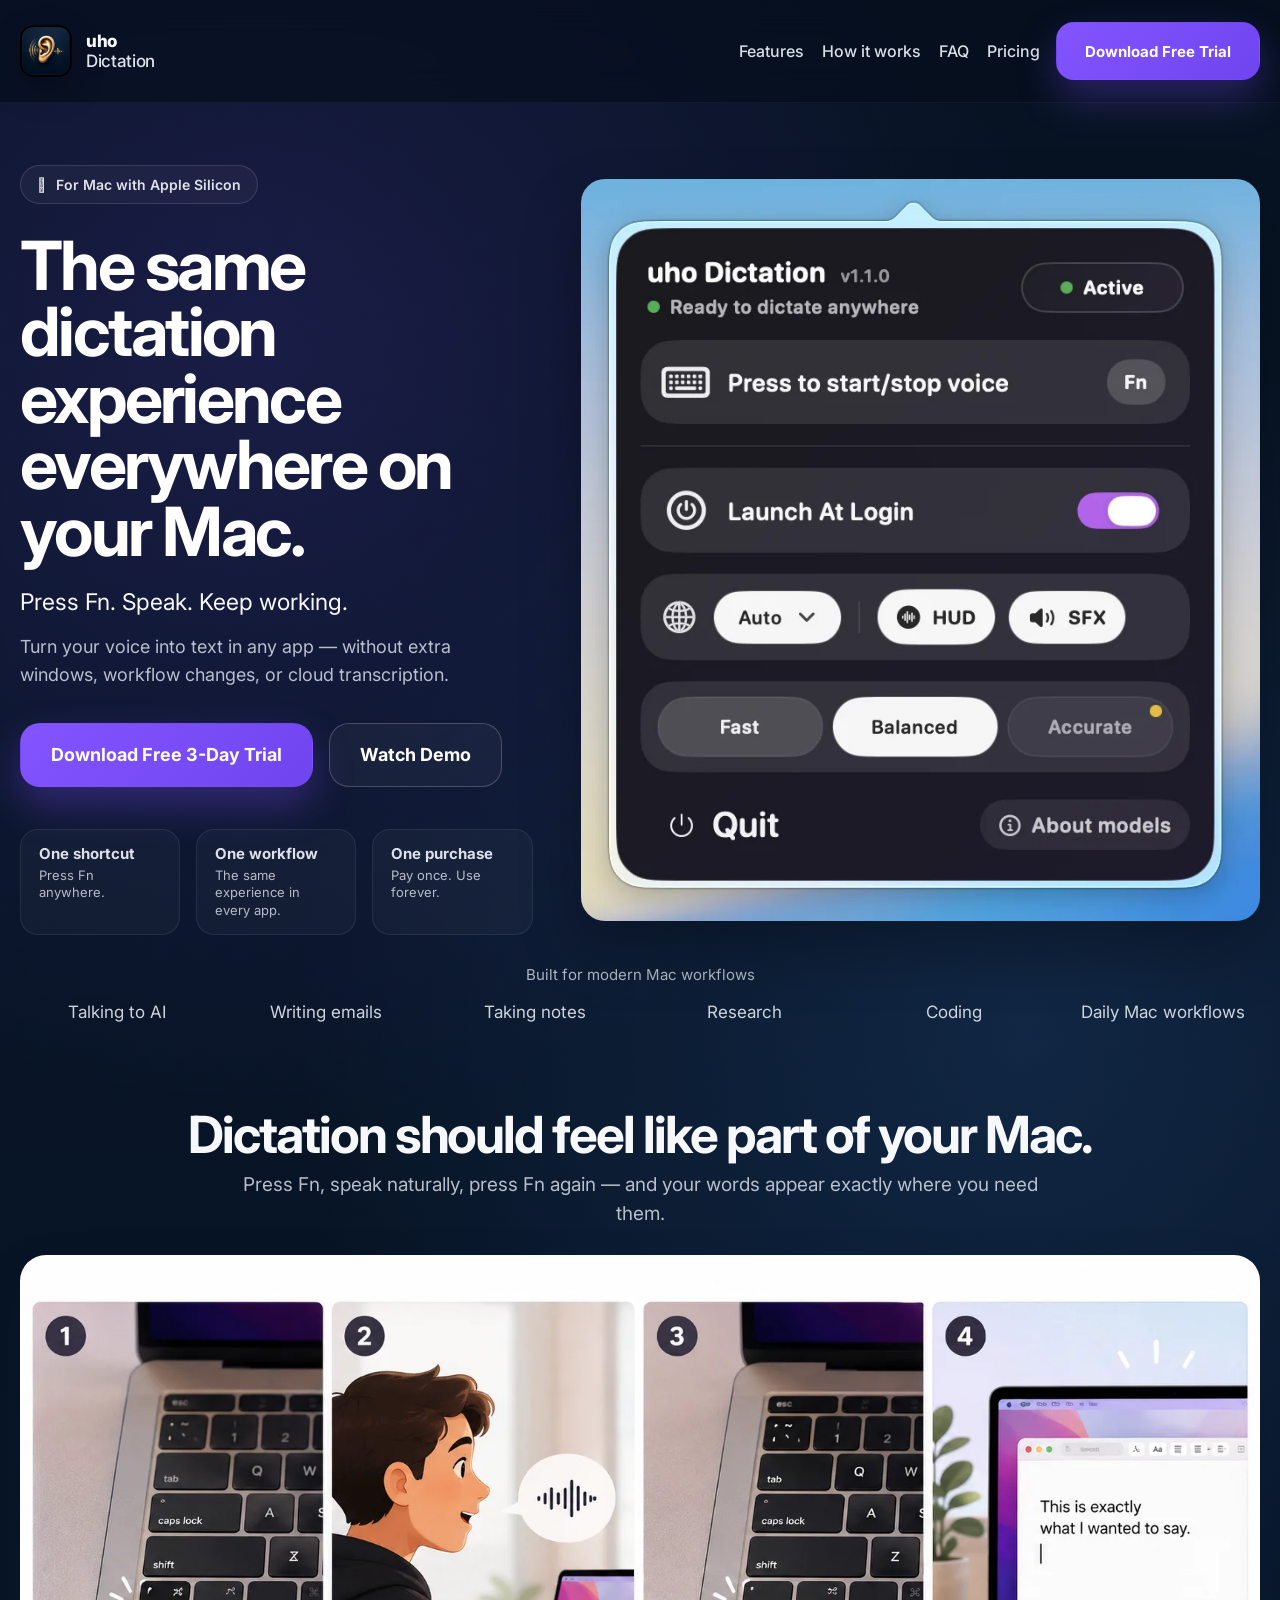
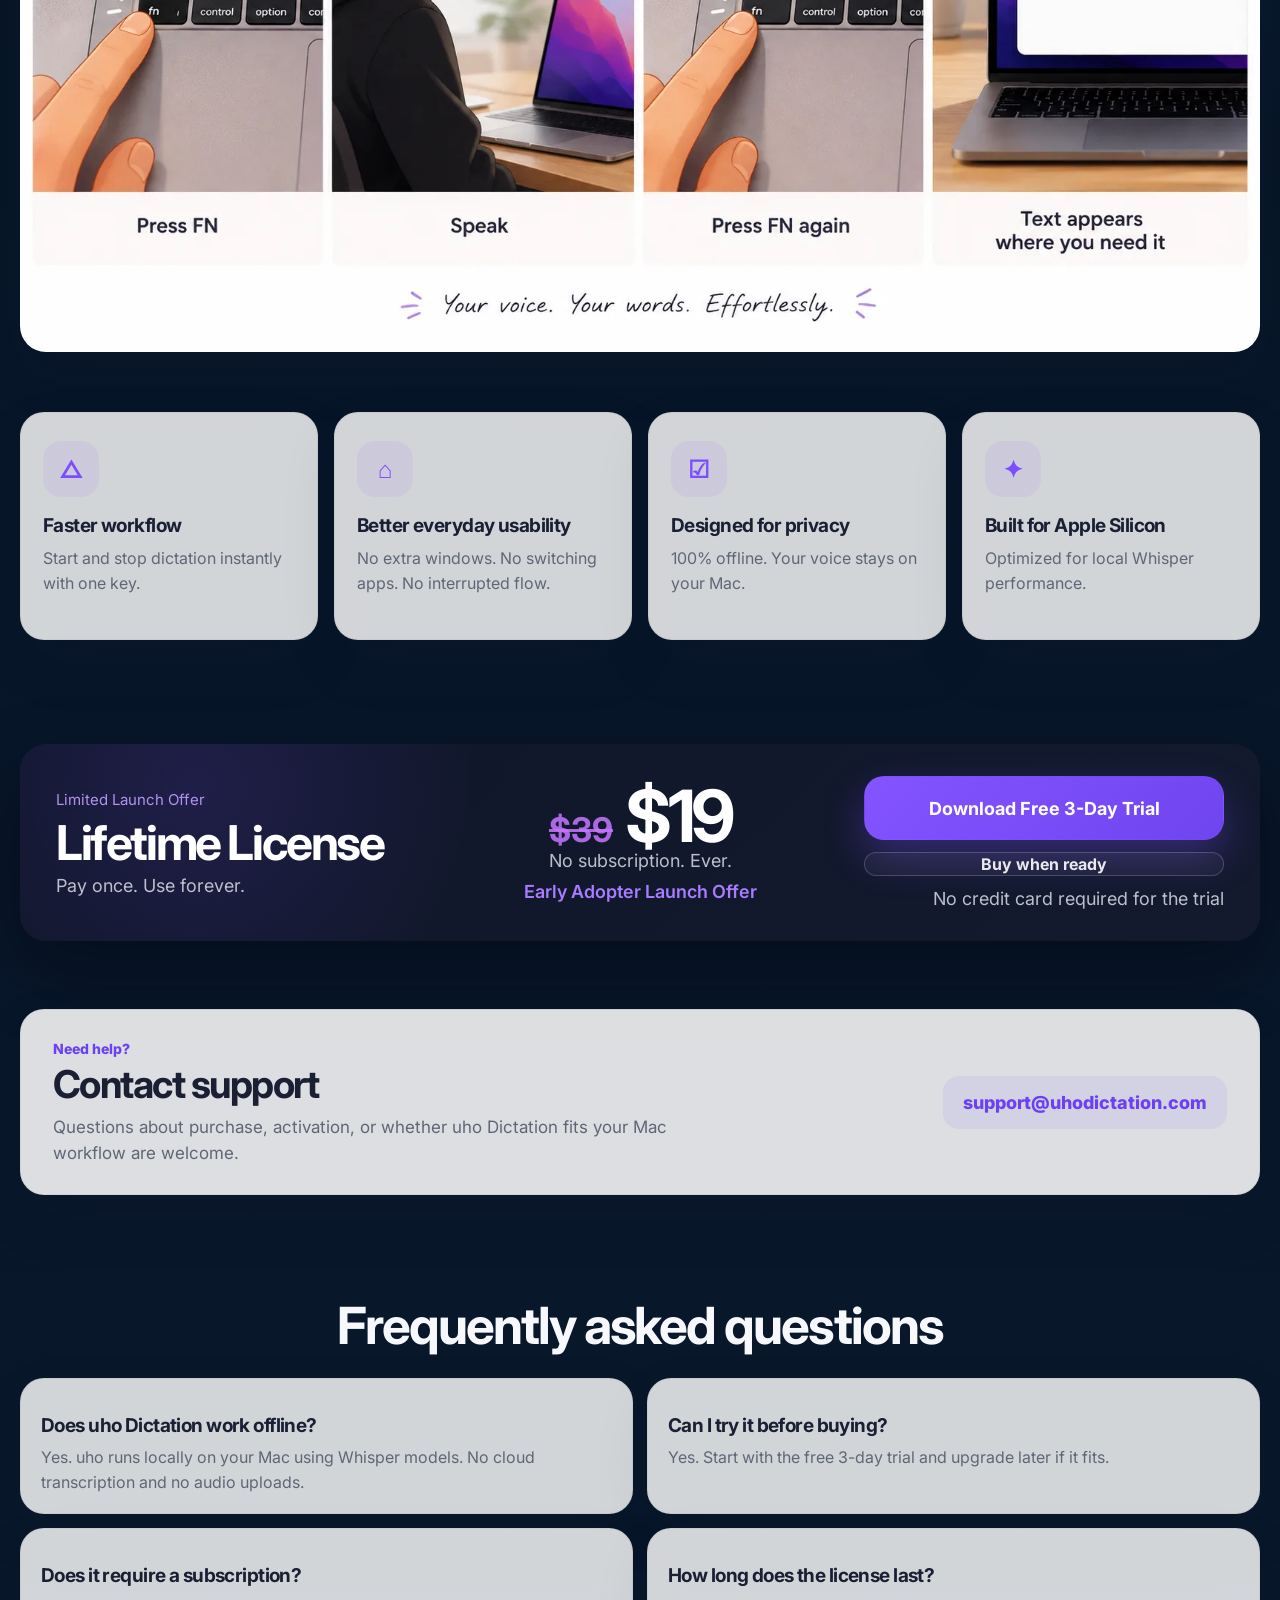
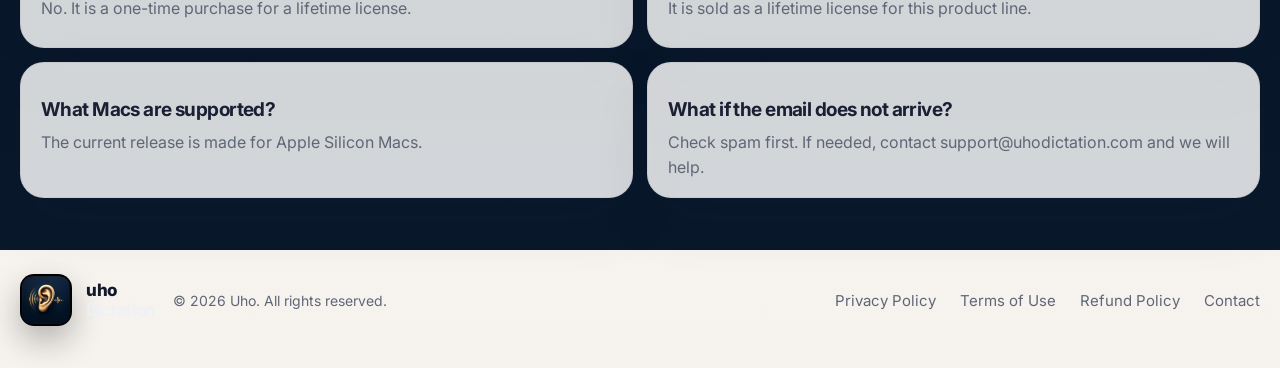
<file: index.html>
<!doctype html>
<html lang="en">
  <head>
    <meta charset="utf-8" />
    <meta name="viewport" content="width=device-width, initial-scale=1" />
    <title>uho Dictation | The same dictation experience everywhere on your Mac</title>
    <meta
      name="description"
      content="Turn your voice into text in any app without extra windows, workflow changes, or cloud transcription."
    />
    <link rel="stylesheet" href="./styles.css?v=20260610-ratio-fix" />
  </head>
  <body data-page="landing">
    <div class="page-shell">
      <section class="hero-shell">
        <header class="site-header">
          <div class="container site-header-inner">
            <a class="brand" href="#top" aria-label="uho Dictation home" data-i18n-aria-label="brand.homeAria">
              <img
                class="brand-icon"
                src="./assets/uho-icon-192.webp"
                alt="uho Dictation icon"
                width="192"
                height="192"
                decoding="async"
              />
              <span>
                <span data-i18n="brand.name">uho</span>
                <span class="brand-sub" data-i18n="brand.tagline">Dictation</span>
              </span>
            </a>

            <div class="site-nav-wrap">
              <nav class="site-nav">
                <a href="#features" data-i18n="nav.features">Features</a>
                <a href="#how-it-works" data-i18n="nav.how">How it works</a>
                <a href="#faq" data-i18n="nav.faq">FAQ</a>
                <a href="#pricing" data-i18n="nav.pricing">Pricing</a>
              </nav>

              <a
                class="button button-primary button-small"
                href="https://github.com/toantonchik-dv/uhodictation-site/releases/latest/download/uho-dictation-latest-arm64.dmg"
                data-download
                data-i18n="nav.cta"
              >
                Download Free Trial
              </a>

            </div>
          </div>
        </header>

        <main id="top">
          <section class="hero">
            <div class="container hero-grid">
              <div class="hero-copy">
                <span class="eyebrow">
                  <span class="eyebrow-icon" aria-hidden="true"></span>
                  <span data-i18n="hero.eyebrow">For Mac with Apple Silicon</span>
                </span>

                <h1 data-i18n="hero.title">The same dictation experience everywhere on your Mac.</h1>

                <p class="hero-lead" data-i18n="hero.body">
                  Press Fn. Speak. Keep working.
                </p>

                <p class="hero-supporting" data-i18n="hero.supporting">
                  Turn your voice into text in any app — without extra windows, workflow changes, or cloud transcription.
                </p>

                <div class="hero-actions">
                  <a
                    class="button button-primary button-large"
                    href="https://github.com/toantonchik-dv/uhodictation-site/releases/latest/download/uho-dictation-latest-arm64.dmg"
                    data-download
                    data-i18n="hero.ctaTrial"
                  >
                    Download Free 3-Day Trial
                  </a>
                  <a class="button button-secondary button-large" href="#how-it-works" data-i18n="hero.ctaHow">
                    Watch Demo
                  </a>
                </div>

                <div class="hero-benefits-inline">
                  <article class="inline-benefit">
                    <div>
                      <strong data-i18n="hero.benefit1Title">One shortcut</strong>
                      <span data-i18n="hero.benefit1Body">Press Fn anywhere.</span>
                    </div>
                  </article>
                  <article class="inline-benefit">
                    <div>
                      <strong data-i18n="hero.benefit2Title">One workflow</strong>
                      <span data-i18n="hero.benefit2Body">The same experience in every app.</span>
                    </div>
                  </article>
                  <article class="inline-benefit">
                    <div>
                      <strong data-i18n="hero.benefit3Title">One purchase</strong>
                      <span data-i18n="hero.benefit3Body">Pay once. Use forever.</span>
                    </div>
                  </article>
                </div>
              </div>

              <div class="hero-visual">
                <div class="laptop-stage">
                  <img
                    src="./assets/reference/hero-ui-replacement.webp"
                    alt="uho Dictation interface"
                    class="hero-ui-reference"
                    width="776"
                    height="848"
                    decoding="async"
                    fetchpriority="high"
                  />
                </div>
              </div>
            </div>
          </section>

          <section class="trust-strip">
            <div class="container">
              <p class="trust-title" data-i18n="trust.title">Built for modern Mac workflows</p>
              <div class="trust-grid">
                <span data-i18n="trust.role1">Talking to AI</span>
                <span data-i18n="trust.role2">Writing emails</span>
                <span data-i18n="trust.role3">Taking notes</span>
                <span data-i18n="trust.role4">Research</span>
                <span data-i18n="trust.role5">Coding</span>
                <span data-i18n="trust.role6">Daily Mac workflows</span>
              </div>
            </div>
          </section>

          <section class="section section-light" id="how-it-works">
            <div class="container">
              <div class="section-heading section-heading-centered">
                <h2 data-i18n="how.title">Dictation should feel like part of your Mac.</h2>
                <p data-i18n="how.body">Press Fn, speak naturally, press Fn again — and your words appear exactly where you need them.</p>
              </div>

              <div class="how-comic-wrap">
                <img
                  src="./assets/reference/how-it-works-comic.webp"
                  alt="How uho Dictation works"
                  class="how-comic-image"
                  width="1672"
                  height="941"
                  loading="lazy"
                  decoding="async"
                />
              </div>
            </div>
          </section>

          <section class="section section-light section-benefits" id="features">
            <div class="container">
              <div class="benefit-grid">
                <article class="benefit-card">
                  <div class="benefit-icon" aria-hidden="true">△</div>
                  <h3 data-i18n="benefit1.title">Faster workflow</h3>
                  <p data-i18n="benefit1.body">Start and stop dictation instantly with one key.</p>
                </article>

                <article class="benefit-card">
                  <div class="benefit-icon" aria-hidden="true">⌂</div>
                  <h3 data-i18n="benefit2.title">Better everyday usability</h3>
                  <p data-i18n="benefit2.body">No extra windows. No switching apps. No interrupted flow.</p>
                </article>

                <article class="benefit-card">
                  <div class="benefit-icon" aria-hidden="true">☑</div>
                  <h3 data-i18n="benefit3.title">Designed for privacy</h3>
                  <p data-i18n="benefit3.body">100% offline. Your voice stays on your Mac.</p>
                </article>

                <article class="benefit-card">
                  <div class="benefit-icon" aria-hidden="true">✦</div>
                  <h3 data-i18n="benefit4.title">Built for Apple Silicon</h3>
                  <p data-i18n="benefit4.body">Optimized for local Whisper performance.</p>
                </article>
              </div>
            </div>
          </section>

          <section class="section section-light" id="pricing">
            <div class="container">
              <div class="pricing-banner">
                <div class="pricing-copy">
                  <span class="pricing-kicker" data-i18n="pricing.kicker">Limited Launch Offer</span>
                  <h2 data-i18n="pricing.title">Lifetime License</h2>
                  <p data-i18n="pricing.body">Pay once. Use forever.</p>
                </div>

                <div class="pricing-center">
                  <div class="pricing-amount">
                    <span class="pricing-was" data-i18n="pricing.was">$39</span>
                    <strong data-i18n="pricing.now">$19</strong>
                  </div>
                  <p data-i18n="pricing.oneTime">No subscription. Ever.</p>
                  <span class="pricing-launch-note" data-i18n="pricing.launchNote">Early Adopter Launch Offer</span>
                </div>

                <div class="pricing-actions">
                  <a
                    class="button button-primary button-large"
                    href="https://github.com/toantonchik-dv/uhodictation-site/releases/latest/download/uho-dictation-latest-arm64.dmg"
                    data-download
                    data-i18n="pricing.ctaTrial"
                  >
                    Download Free 3-Day Trial
                  </a>
                  <button class="button button-ghost-light" type="button" data-open-buy data-i18n="pricing.ctaBuy">
                    Buy when ready
                  </button>
                  <p data-i18n="pricing.note">No credit card required for the trial</p>
                </div>
              </div>
            </div>
          </section>

          <section class="section section-light section-contact" id="contact">
            <div class="container">
              <div class="contact-panel">
                <div>
                  <span class="contact-kicker" data-i18n="contact.kicker">Need help?</span>
                  <h2 data-i18n="contact.title">Contact support</h2>
                  <p data-i18n="contact.body">
                    Questions about purchase, activation, or whether uho Dictation fits your Mac workflow are welcome.
                  </p>
                </div>
                <a class="contact-email" href="mailto:support@uhodictation.com" data-support-email>support@uhodictation.com</a>
              </div>
            </div>
          </section>

          <section class="section section-light" id="faq">
            <div class="container">
              <div class="section-heading section-heading-centered">
                <h2 data-i18n="faq.title">Frequently asked questions</h2>
              </div>

              <div class="faq-grid">
                <article class="faq-item">
                  <h3 data-i18n="faq1.title">Does uho Dictation work offline?</h3>
                  <p data-i18n="faq1.body">Yes. uho runs locally on your Mac using Whisper models. No cloud transcription and no audio uploads.</p>
                </article>
                <article class="faq-item">
                  <h3 data-i18n="faq2.title">Can I try it before buying?</h3>
                  <p data-i18n="faq2.body">Yes. Start with the free 3-day trial and upgrade later if it fits.</p>
                </article>
                <article class="faq-item">
                  <h3 data-i18n="faq3.title">Does it require a subscription?</h3>
                  <p data-i18n="faq3.body">No. It is a one-time purchase for a lifetime license.</p>
                </article>
                <article class="faq-item">
                  <h3 data-i18n="faq4.title">How long does the license last?</h3>
                  <p data-i18n="faq4.body">It is sold as a lifetime license for this product line.</p>
                </article>
                <article class="faq-item">
                  <h3 data-i18n="faq5.title">What Macs are supported?</h3>
                  <p data-i18n="faq5.body">The current release is made for Apple Silicon Macs.</p>
                </article>
                <article class="faq-item">
                  <h3 data-i18n="faq6.title">What if the email does not arrive?</h3>
                  <p data-i18n-html="faq6.body">Check spam first. If needed, contact <a data-support-email></a> and we will help.</p>
                </article>
              </div>
            </div>
          </section>
        </main>
      </section>

      <footer class="site-footer">
        <div class="container footer-inner">
          <div class="footer-brand">
            <div class="brand">
              <img
                class="brand-icon"
                src="./assets/uho-icon-192.webp"
                alt="uho Dictation icon"
                width="192"
                height="192"
                loading="lazy"
                decoding="async"
              />
              <span>
                <span data-i18n="brand.name">uho</span>
                <span class="brand-sub" data-i18n="brand.tagline">Dictation</span>
              </span>
            </div>
            <span class="footer-copy" data-i18n="footer.copy">© 2026 Uho. All rights reserved.</span>
          </div>

          <div class="footer-links">
            <a href="./privacy.html" data-i18n="footer.privacy">Privacy Policy</a>
            <a href="./terms.html" data-i18n="footer.terms">Terms of Use</a>
            <a href="./refund-policy.html" data-i18n="footer.refunds">Refund Policy</a>
            <a href="mailto:support@uhodictation.com" data-i18n="footer.contact">Contact</a>
          </div>
        </div>
      </footer>
    </div>

    <div class="modal" data-buy-modal>
      <div class="modal-card">
        <div class="modal-head">
          <div>
            <h3 data-i18n="modal.title">Buy uho Dictation</h3>
            <p class="fine-print" data-i18n="modal.body">
              Enter the email where you want to receive your lifetime license key after payment.
            </p>
          </div>
          <button class="close-button" type="button" data-close-buy aria-label="Close" data-i18n-aria-label="modal.closeAria">×</button>
        </div>

        <form class="buy-form" data-buy-form>
          <label>
            <span class="field-label" data-i18n="buy.emailLabel">Email for purchase</span>
            <input class="input" type="email" placeholder="you@example.com" data-purchase-email required autocomplete="email" spellcheck="false" data-i18n-placeholder="buy.emailPlaceholder" />
          </label>

          <button class="button button-primary" type="submit" data-submit data-i18n="buy.button">
            Open secure checkout
          </button>

          <div class="status-text" data-status data-i18n="buy.statusDefault">
            Checkout opens through Paddle. Apple Pay, card, or PayPal appear when available.
          </div>
        </form>
      </div>
    </div>

    <script src="./site.js?v=20260610-contact"></script>
    <script src="./app.js?v=20260610-contact"></script>
  </body>
</html>
</file>
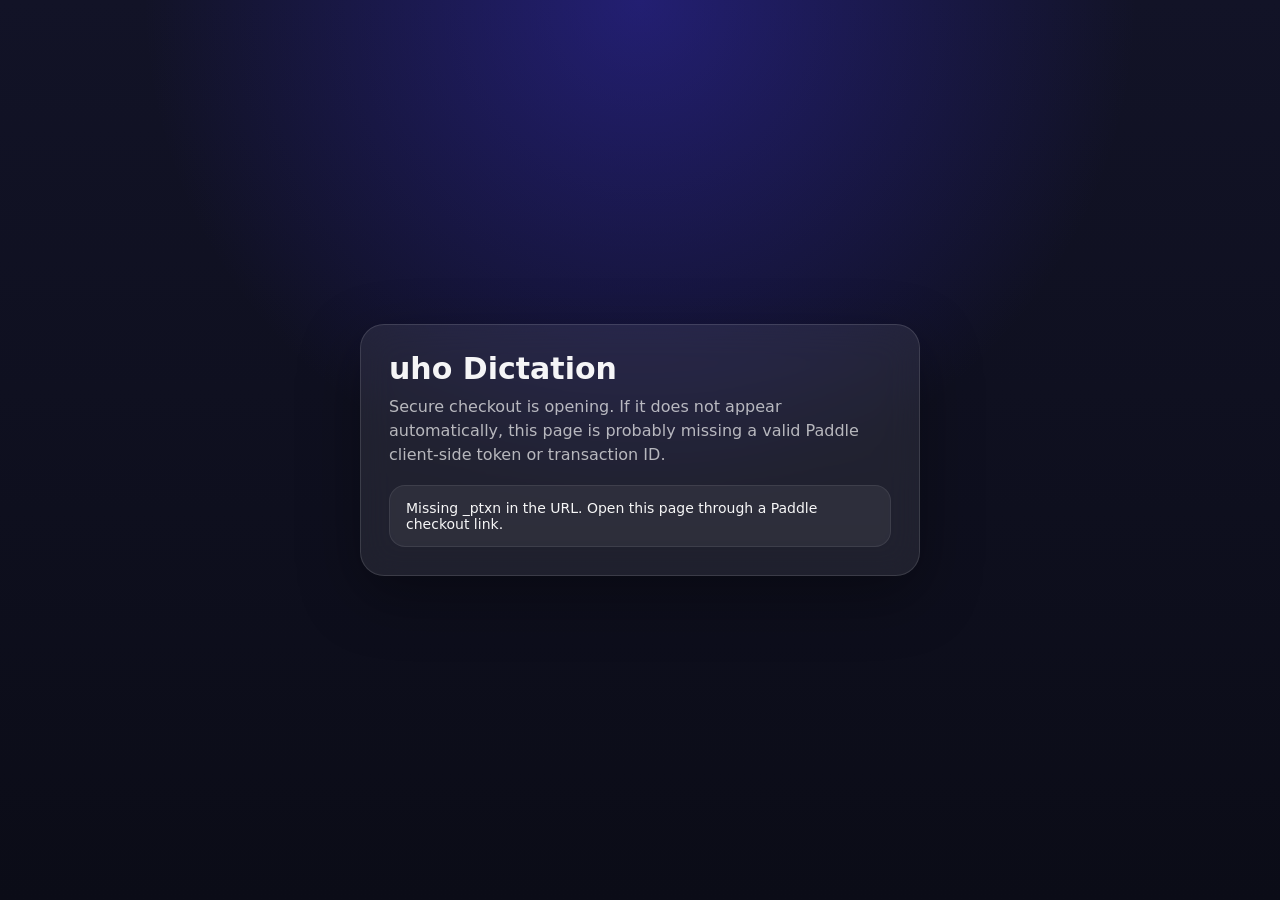
<file: pay/index.html>
<!doctype html>
<html lang="en">
  <head>
    <meta charset="utf-8" />
    <meta name="viewport" content="width=device-width, initial-scale=1" />
    <title>uho Dictation Checkout</title>
    <style>
      :root {
        color-scheme: dark;
        --bg: #0f1020;
        --panel: rgba(255, 255, 255, 0.08);
        --stroke: rgba(255, 255, 255, 0.12);
        --text: rgba(255, 255, 255, 0.96);
        --muted: rgba(255, 255, 255, 0.68);
        --accent: #f3d24f;
      }

      * {
        box-sizing: border-box;
      }

      body {
        margin: 0;
        min-height: 100vh;
        display: grid;
        place-items: center;
        padding: 24px;
        background:
          radial-gradient(circle at top, rgba(66, 53, 255, 0.35), transparent 45%),
          linear-gradient(180deg, #121327 0%, #0b0c17 100%);
        color: var(--text);
        font-family: ui-rounded, "SF Pro Rounded", "SF Pro Display", system-ui, sans-serif;
      }

      .card {
        width: min(100%, 560px);
        padding: 28px;
        border-radius: 24px;
        background: var(--panel);
        border: 1px solid var(--stroke);
        backdrop-filter: blur(18px);
        box-shadow: 0 20px 60px rgba(0, 0, 0, 0.35);
      }

      h1 {
        margin: 0 0 10px;
        font-size: 30px;
        line-height: 1.05;
      }

      p {
        margin: 0;
        color: var(--muted);
        line-height: 1.5;
      }

      .status {
        margin-top: 18px;
        padding: 14px 16px;
        border-radius: 16px;
        background: rgba(255, 255, 255, 0.06);
        border: 1px solid rgba(255, 255, 255, 0.08);
        font-size: 14px;
      }
    </style>
  </head>
  <body>
    <main class="card">
      <h1>uho Dictation</h1>
      <p>
        Secure checkout is opening. If it does not appear automatically, this page is probably missing a
        valid Paddle client-side token or transaction ID.
      </p>
      <div class="status" id="status">Preparing checkout...</div>
    </main>

    <script src="https://cdn.paddle.com/paddle/v2/paddle.js"></script>
    <script>
      const PADDLE_CLIENT_TOKEN = "live_ff072890c35f34cf2ae20f08e15";
      const statusEl = document.getElementById("status");
      const transactionId = new URLSearchParams(window.location.search).get("_ptxn");

      function setStatus(text) {
        statusEl.textContent = text;
      }

      if (!transactionId) {
        setStatus("Missing _ptxn in the URL. Open this page through a Paddle checkout link.");
      } else if (PADDLE_CLIENT_TOKEN.includes("__")) {
        setStatus("Missing Paddle client-side token. Add a real token before using this page.");
      } else if (!window.Paddle) {
        setStatus("Paddle.js did not load.");
      } else {
        if (PADDLE_CLIENT_TOKEN.startsWith("test_")) {
          window.Paddle.Environment.set("sandbox");
        }

        window.Paddle.Initialize({
          token: PADDLE_CLIENT_TOKEN,
          checkout: {
            settings: {
              displayMode: "overlay",
              theme: "dark",
              locale: "en",
            },
          },
        });

        setStatus("Opening Paddle checkout...");
        window.Paddle.Checkout.open({
          transactionId,
        });
      }
    </script>
  </body>
</html>
</file>
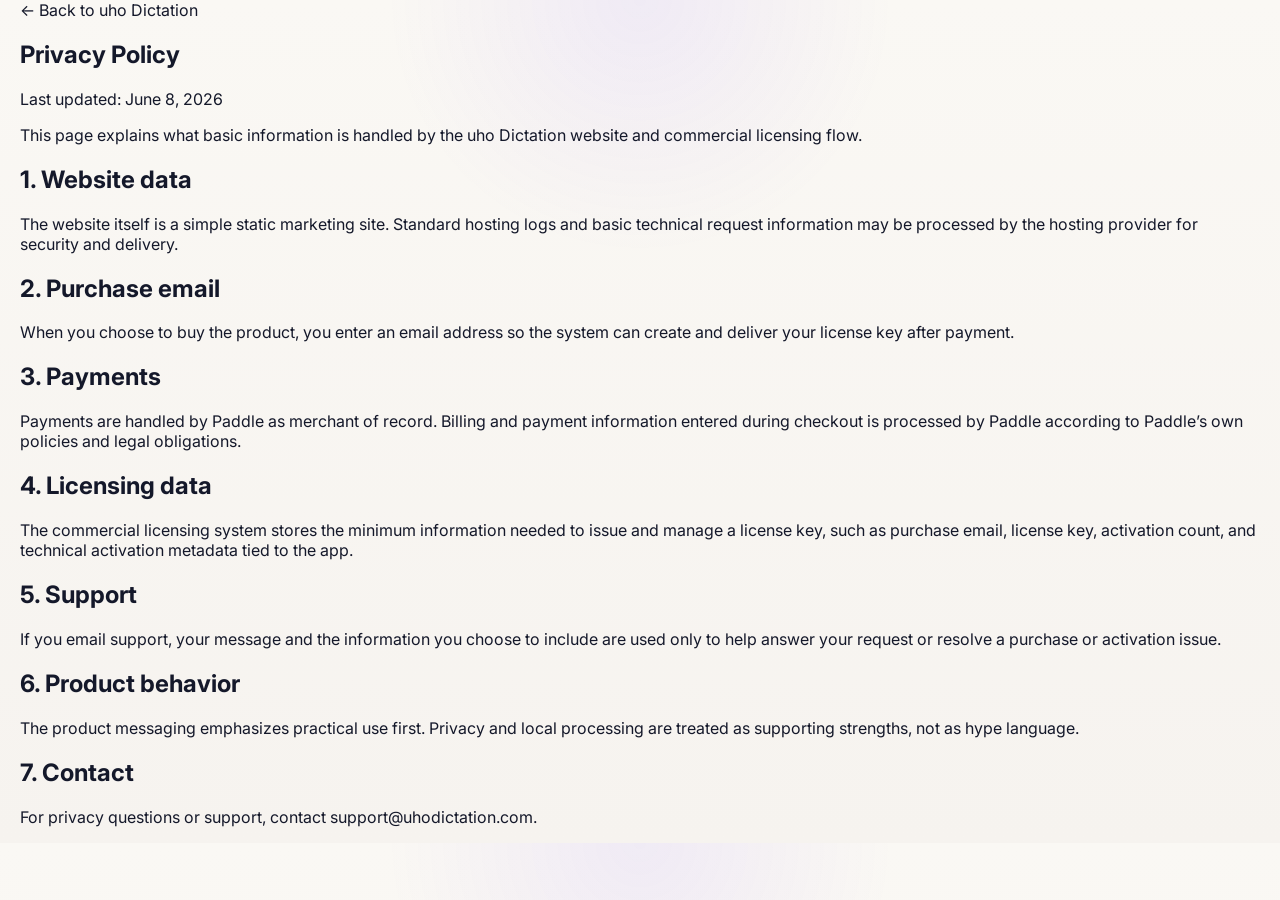
<file: privacy.html>
<!doctype html>
<html lang="en">
  <head>
    <meta charset="utf-8" />
    <meta name="viewport" content="width=device-width, initial-scale=1" />
    <title>uho Dictation Privacy</title>
    <meta name="description" content="Privacy Policy for the uho Dictation website and commercial licensing flow." />
    <link rel="stylesheet" href="./styles.css" />
  </head>
  <body data-page="privacy">
    <main class="legal-shell">
      <div class="container">
        <div class="legal-topbar">
        </div>

        <article class="legal-card">
          <a class="back-link" href="./index.html" data-i18n="legal.back">← Back to uho Dictation</a>
          <h1 data-i18n="legal.title">Privacy Policy</h1>
          <p data-i18n="legal.updated">Last updated: June 8, 2026</p>

          <p data-i18n="legal.intro"></p>

          <h2 data-i18n="s1.title">1. Website data</h2>
          <p data-i18n="s1.body"></p>

          <h2 data-i18n="s2.title">2. Purchase email</h2>
          <p data-i18n="s2.body"></p>

          <h2 data-i18n="s3.title">3. Payments</h2>
          <p data-i18n="s3.body"></p>

          <h2 data-i18n="s4.title">4. Licensing data</h2>
          <p data-i18n="s4.body"></p>

          <h2 data-i18n="s5.title">5. Support</h2>
          <p data-i18n="s5.body"></p>

          <h2 data-i18n="s6.title">6. Product behavior</h2>
          <p data-i18n="s6.body"></p>

          <h2 data-i18n="s7.title">7. Contact</h2>
          <p data-i18n-html="s7.body"></p>
        </article>
      </div>
    </main>

    <script src="./site.js?v=20260610-contact"></script>
  </body>
</html>
</file>
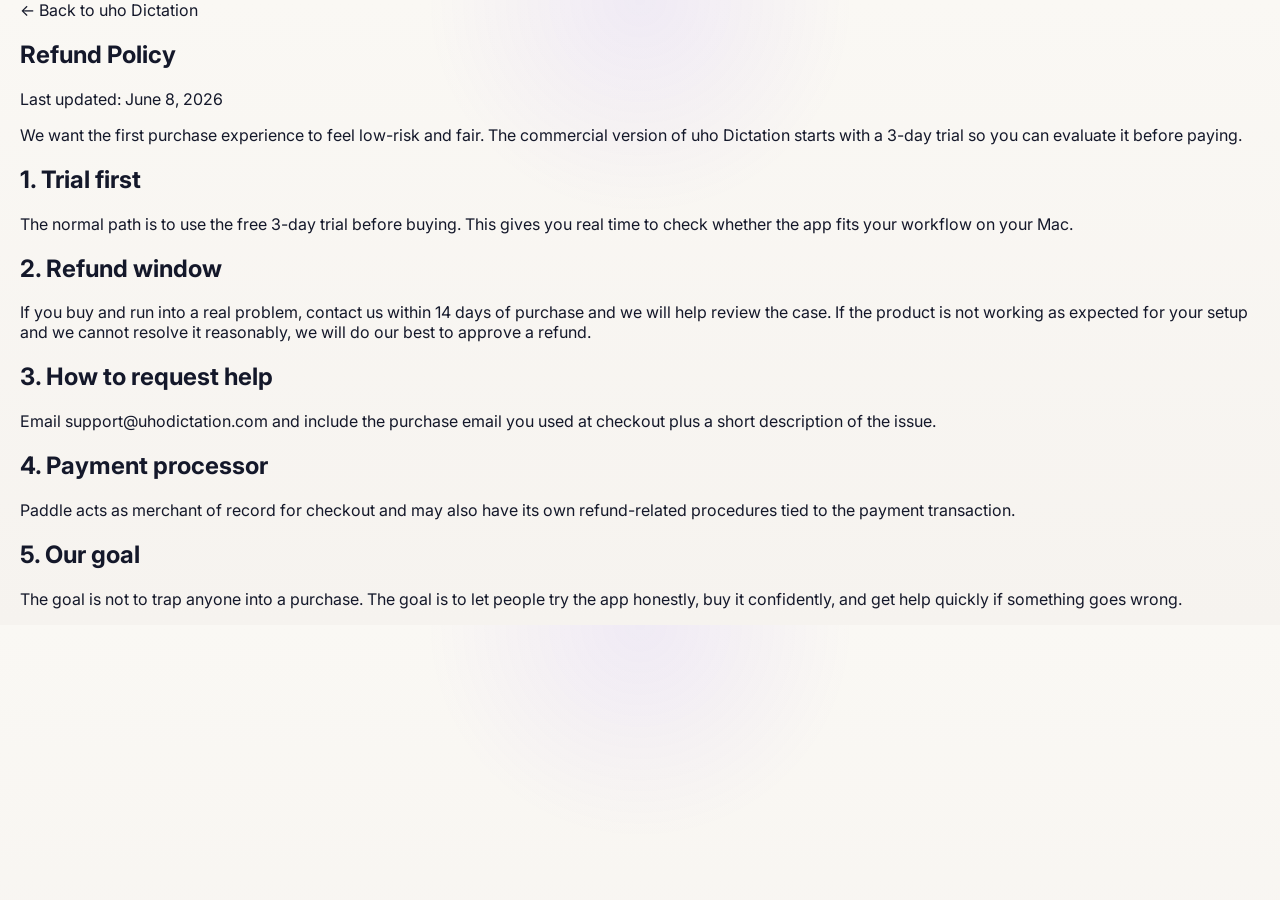
<file: refund-policy.html>
<!doctype html>
<html lang="en">
  <head>
    <meta charset="utf-8" />
    <meta name="viewport" content="width=device-width, initial-scale=1" />
    <title>uho Dictation Refund Policy</title>
    <meta name="description" content="Refund Policy for uho Dictation purchases and trial-first evaluation." />
    <link rel="stylesheet" href="./styles.css" />
  </head>
  <body data-page="refunds">
    <main class="legal-shell">
      <div class="container">
        <div class="legal-topbar">
        </div>

        <article class="legal-card">
          <a class="back-link" href="./index.html" data-i18n="legal.back">← Back to uho Dictation</a>
          <h1 data-i18n="legal.title">Refund Policy</h1>
          <p data-i18n="legal.updated">Last updated: June 8, 2026</p>

          <p data-i18n="legal.intro"></p>

          <h2 data-i18n="s1.title">1. Trial first</h2>
          <p data-i18n="s1.body"></p>

          <h2 data-i18n="s2.title">2. Refund window</h2>
          <p data-i18n="s2.body"></p>

          <h2 data-i18n="s3.title">3. How to request help</h2>
          <p data-i18n-html="s3.body"></p>

          <h2 data-i18n="s4.title">4. Payment processor</h2>
          <p data-i18n="s4.body"></p>

          <h2 data-i18n="s5.title">5. Our goal</h2>
          <p data-i18n="s5.body"></p>
        </article>
      </div>
    </main>

    <script src="./site.js?v=20260610-contact"></script>
  </body>
</html>
</file>
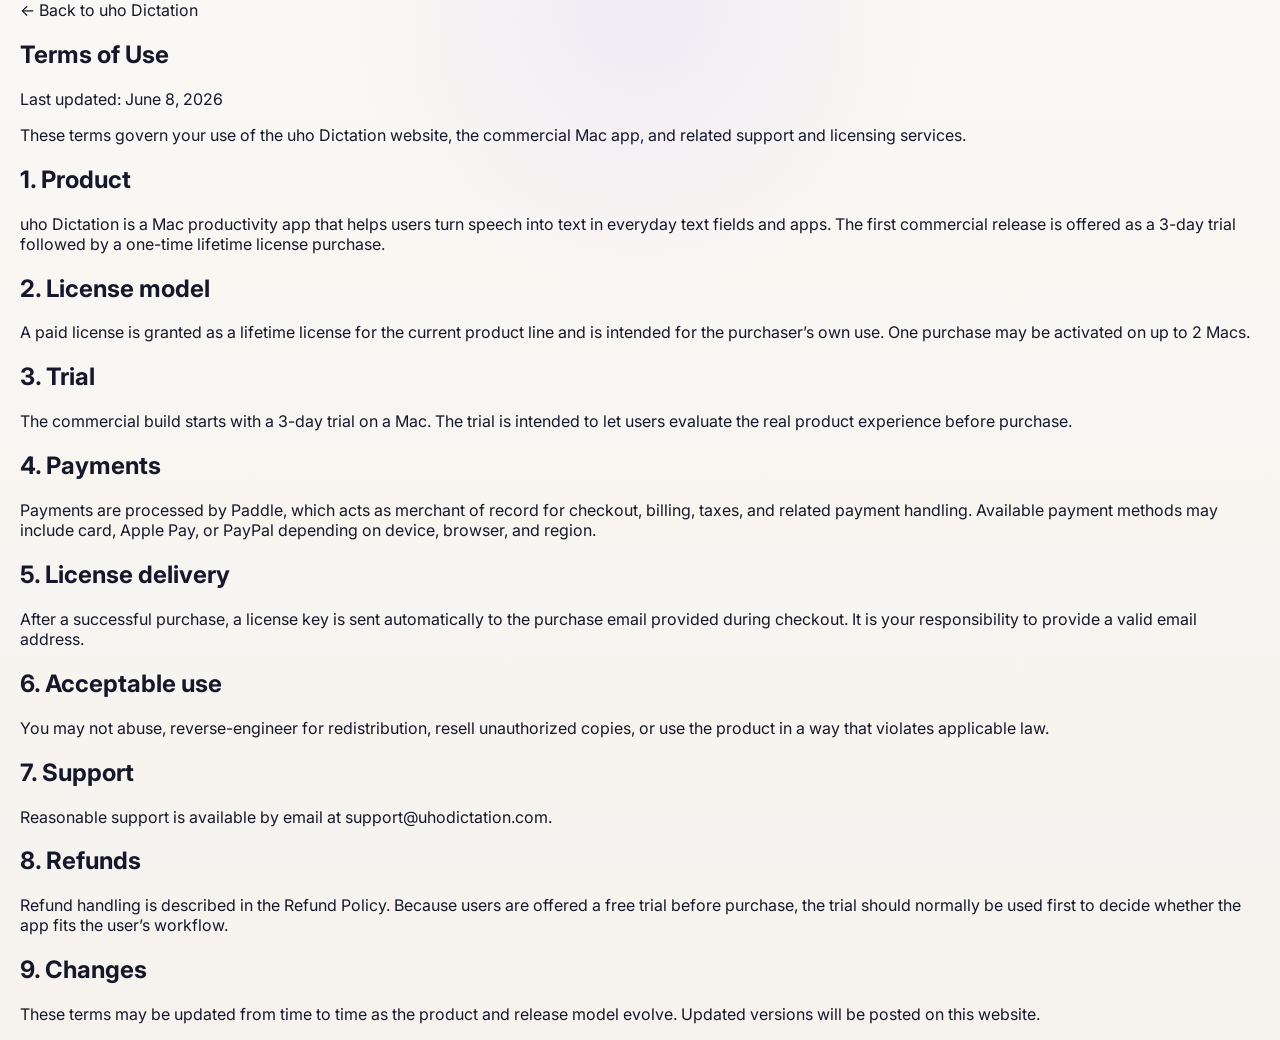
<file: terms.html>
<!doctype html>
<html lang="en">
  <head>
    <meta charset="utf-8" />
    <meta name="viewport" content="width=device-width, initial-scale=1" />
    <title>uho Dictation Terms</title>
    <meta name="description" content="Terms of Use for the uho Dictation website, commercial Mac app, and licensing flow." />
    <link rel="stylesheet" href="./styles.css" />
  </head>
  <body data-page="terms">
    <main class="legal-shell">
      <div class="container">
        <div class="legal-topbar">
        </div>

        <article class="legal-card">
          <a class="back-link" href="./index.html" data-i18n="legal.back">← Back to uho Dictation</a>
          <h1 data-i18n="legal.title">Terms of Use</h1>
          <p data-i18n="legal.updated">Last updated: June 8, 2026</p>

          <p data-i18n="legal.intro">
            These terms govern your use of the uho Dictation website, the commercial Mac app, and related support
            and licensing services.
          </p>

          <h2 data-i18n="s1.title">1. Product</h2>
          <p data-i18n="s1.body"></p>

          <h2 data-i18n="s2.title">2. License model</h2>
          <p data-i18n="s2.body"></p>

          <h2 data-i18n="s3.title">3. Trial</h2>
          <p data-i18n="s3.body"></p>

          <h2 data-i18n="s4.title">4. Payments</h2>
          <p data-i18n="s4.body"></p>

          <h2 data-i18n="s5.title">5. License delivery</h2>
          <p data-i18n="s5.body"></p>

          <h2 data-i18n="s6.title">6. Acceptable use</h2>
          <p data-i18n="s6.body"></p>

          <h2 data-i18n="s7.title">7. Support</h2>
          <p data-i18n-html="s7.body"></p>

          <h2 data-i18n="s8.title">8. Refunds</h2>
          <p data-i18n-html="s8.body"></p>

          <h2 data-i18n="s9.title">9. Changes</h2>
          <p data-i18n="s9.body"></p>
        </article>
      </div>
    </main>

    <script src="./site.js?v=20260610-contact"></script>
  </body>
</html>
</file>
<file: styles.css>
@import url("https://fonts.googleapis.com/css2?family=Inter:wght@400;500;600;700;800&display=swap");

:root {
  color-scheme: dark;
  --hero-bg: #071324;
  --hero-bg-soft: #0a1a2e;
  --hero-text: #f7f8fc;
  --hero-muted: rgba(232, 237, 247, 0.78);
  --hero-stroke: rgba(255, 255, 255, 0.12);
  --surface: #f7f5f2;
  --surface-card: rgba(255, 255, 255, 0.88);
  --surface-stroke: rgba(18, 24, 37, 0.08);
  --text: #14182a;
  --muted: #5f6676;
  --brand: #7b4dff;
  --brand-strong: #6c41f2;
  --brand-soft: rgba(123, 77, 255, 0.12);
  --gold: #f2c778;
  --shadow-dark: 0 28px 70px rgba(0, 0, 0, 0.35);
  --shadow-light: 0 24px 60px rgba(22, 30, 47, 0.08);
  --radius-xl: 32px;
  --radius-lg: 24px;
  --radius-md: 18px;
  --max-width: 1240px;
}

* {
  box-sizing: border-box;
}

html {
  scroll-behavior: smooth;
}

body {
  margin: 0;
  min-width: 320px;
  background:
    radial-gradient(circle at top, rgba(123, 77, 255, 0.08), transparent 24%),
    linear-gradient(180deg, #faf8f4 0%, #f6f3ef 100%);
  color: var(--text);
  font-family: "Inter", "Avenir Next", "Helvetica Neue", sans-serif;
}

a {
  color: inherit;
  text-decoration: none;
}

img {
  max-width: 100%;
  height: auto;
  display: block;
}

button,
input {
  font: inherit;
}

.container {
  width: min(calc(100% - 40px), var(--max-width));
  margin: 0 auto;
}

.hero-shell {
  background:
    radial-gradient(circle at 20% 10%, rgba(123, 77, 255, 0.16), transparent 24%),
    radial-gradient(circle at 80% 30%, rgba(76, 150, 255, 0.14), transparent 28%),
    linear-gradient(180deg, #071322 0%, #08162a 72%, #0a182c 100%);
  color: var(--hero-text);
}

.site-header {
  position: sticky;
  top: 0;
  z-index: 30;
  backdrop-filter: blur(18px);
  background: rgba(6, 15, 28, 0.66);
  border-bottom: 1px solid rgba(255, 255, 255, 0.04);
}

.site-header-inner {
  display: flex;
  align-items: center;
  justify-content: space-between;
  gap: 28px;
  padding: 22px 0;
}

.brand {
  display: inline-flex;
  align-items: center;
  gap: 14px;
  font-size: 17px;
  font-weight: 800;
  letter-spacing: -0.02em;
}

.brand-icon {
  width: 52px;
  height: 52px;
  border-radius: 14px;
  object-fit: cover;
  box-shadow: 0 14px 32px rgba(0, 0, 0, 0.28);
}

.brand-sub {
  display: block;
  color: rgba(236, 240, 248, 0.94);
  font-size: 17px;
  font-weight: 500;
}

.site-nav-wrap {
  display: flex;
  align-items: center;
  gap: 16px;
  flex-wrap: wrap;
  justify-content: flex-end;
}

.site-nav {
  display: flex;
  align-items: center;
  gap: 18px;
  flex-wrap: wrap;
}

.site-nav a {
  color: rgba(237, 241, 248, 0.92);
  font-size: 16px;
  font-weight: 500;
}

.lang-switcher {
  display: inline-flex;
  align-items: center;
  gap: 4px;
  padding: 4px;
  border-radius: 999px;
  background: rgba(255, 255, 255, 0.06);
  border: 1px solid rgba(255, 255, 255, 0.08);
}

.lang-button {
  min-width: 44px;
  height: 36px;
  padding: 0 10px;
  border-radius: 999px;
  border: 0;
  background: transparent;
  color: rgba(236, 240, 248, 0.8);
  cursor: pointer;
  font-size: 12px;
  font-weight: 700;
}

.lang-button.is-active {
  background: rgba(255, 255, 255, 0.16);
  color: white;
}

.button {
  display: inline-flex;
  align-items: center;
  justify-content: center;
  gap: 10px;
  border: 1px solid transparent;
  border-radius: 16px;
  cursor: pointer;
  font-weight: 700;
  transition: transform 140ms ease, box-shadow 140ms ease, background 140ms ease;
}

.button:hover {
  transform: translateY(-1px);
}

.button-primary {
  background: linear-gradient(135deg, #8354ff 0%, #6f45ef 100%);
  color: white;
  box-shadow: 0 18px 40px rgba(123, 77, 255, 0.32);
}

.button-secondary {
  background: rgba(255, 255, 255, 0.04);
  color: white;
  border-color: rgba(255, 255, 255, 0.2);
}

.button-ghost-light {
  background: rgba(255, 255, 255, 0.04);
  color: rgba(255, 255, 255, 0.9);
  border-color: rgba(255, 255, 255, 0.18);
}

.button-small {
  min-height: 58px;
  padding: 0 28px;
  font-size: 15px;
  border-radius: 18px;
}

.button-large {
  min-height: 64px;
  padding: 0 30px;
  font-size: 18px;
  border-radius: 20px;
}

.hero {
  padding: 62px 0 30px;
}

.hero-grid {
  display: grid;
  grid-template-columns: minmax(0, 0.86fr) minmax(0, 1.14fr);
  gap: 48px;
  align-items: center;
}

.eyebrow {
  display: inline-flex;
  align-items: center;
  gap: 10px;
  padding: 10px 16px;
  border-radius: 999px;
  border: 1px solid rgba(255, 255, 255, 0.12);
  background: rgba(255, 255, 255, 0.04);
  color: rgba(240, 242, 248, 0.92);
  font-size: 14px;
  font-weight: 600;
}

.eyebrow-icon {
  font-size: 14px;
}

.hero-copy h1 {
  max-width: 620px;
  margin: 28px 0 22px;
  color: white;
  font-size: clamp(48px, 5.3vw, 86px);
  line-height: 0.98;
  letter-spacing: -0.04em;
}

.hero-lead {
  max-width: 560px;
  margin: 0;
  color: var(--hero-text);
  font-size: 23px;
  line-height: 1.42;
}

.hero-supporting {
  max-width: 620px;
  margin: 14px 0 0;
  color: var(--hero-muted);
  font-size: 18px;
  line-height: 1.55;
}

.hero-actions {
  display: flex;
  flex-wrap: wrap;
  gap: 16px;
  margin-top: 34px;
}

.hero-benefits-inline {
  display: grid;
  grid-template-columns: repeat(3, minmax(0, 1fr));
  gap: 16px;
  margin-top: 42px;
  max-width: 620px;
}

.inline-benefit {
  display: block;
  padding: 14px 18px;
  border-radius: 18px;
  background: rgba(255, 255, 255, 0.03);
  border: 1px solid rgba(255, 255, 255, 0.08);
  color: rgba(239, 242, 248, 0.92);
}

.inline-benefit strong {
  display: block;
  font-size: 15px;
  font-weight: 700;
}

.inline-benefit span {
  display: block;
  margin-top: 4px;
  color: rgba(232, 237, 247, 0.76);
  font-size: 13px;
  line-height: 1.35;
}

.hero-visual {
  position: relative;
}

.laptop-stage {
  position: relative;
  width: 100%;
  max-width: 720px;
  margin-left: auto;
}

.hero-ui-reference {
  width: 100%;
  height: auto;
  display: block;
  border-radius: 24px;
  box-shadow: 0 30px 60px rgba(0, 0, 0, 0.28);
}

.trust-strip {
  padding: 0 0 34px;
}

.trust-title {
  margin: 0 0 18px;
  text-align: center;
  color: rgba(232, 237, 247, 0.74);
  font-size: 15px;
}

.trust-grid {
  display: grid;
  grid-template-columns: repeat(6, minmax(0, 1fr));
  gap: 16px;
  color: rgba(239, 242, 248, 0.86);
  font-size: 17px;
  text-align: center;
}

.section {
  padding: 52px 0;
}

.section-light {
  background: transparent;
  color: var(--text);
}

.section-heading {
  margin-bottom: 26px;
}

.section-heading-centered {
  text-align: center;
}

.section-heading h2 {
  margin: 0 0 10px;
  color: var(--hero-text);
  font-size: clamp(38px, 4vw, 56px);
  line-height: 1.02;
  letter-spacing: -0.04em;
}

.section-heading p {
  max-width: 840px;
  margin: 0 auto;
  color: var(--hero-muted);
  font-size: 19px;
  line-height: 1.55;
}

.benefit-card,
.faq-item,
.contact-panel {
  color: var(--text);
}

.benefit-card h3,
.faq-item h3 {
  color: #1a1f34;
}

.contact-panel h2 {
  color: #1a1f34;
}

.contact-panel p {
  color: var(--muted);
}

.benefit-card,
.faq-item {
  border-radius: 24px;
  background: rgba(255, 255, 255, 0.82);
  border: 1px solid rgba(19, 25, 39, 0.06);
  box-shadow: var(--shadow-light);
}
.benefit-card h3,
.faq-item h3 {
  margin: 18px 0 8px;
  font-size: 19px;
  line-height: 1.2;
  letter-spacing: -0.03em;
}

.benefit-card p,
.faq-item p {
  margin: 0;
  color: var(--muted);
  font-size: 16px;
  line-height: 1.55;
}

.how-comic-wrap {
  margin-top: 18px;
}

.how-comic-image {
  width: 100%;
  height: auto;
  display: block;
  border-radius: 26px;
  box-shadow: 0 22px 54px rgba(22, 30, 47, 0.1);
}

.section-benefits {
  padding-top: 8px;
}

.benefit-grid {
  display: grid;
  grid-template-columns: repeat(4, minmax(0, 1fr));
  gap: 16px;
}

.benefit-card {
  padding: 28px 22px;
  min-height: 228px;
}

.benefit-icon {
  width: 56px;
  height: 56px;
  display: grid;
  place-items: center;
  border-radius: 18px;
  background: rgba(123, 77, 255, 0.08);
  color: var(--brand);
  font-size: 24px;
  font-weight: 700;
}

.pricing-banner {
  display: grid;
  grid-template-columns: 1fr auto 1fr;
  gap: 28px;
  align-items: center;
  padding: 32px 36px;
  border-radius: 26px;
  background:
    radial-gradient(circle at 14% 20%, rgba(122, 78, 255, 0.14), transparent 26%),
    linear-gradient(135deg, #10162a 0%, #131a2e 100%);
  color: white;
  box-shadow: var(--shadow-dark);
}

.pricing-kicker {
  display: inline-block;
  margin-bottom: 10px;
  color: rgba(190, 156, 255, 0.92);
  font-size: 15px;
}

.pricing-copy h2 {
  margin: 0 0 8px;
  font-size: 48px;
  line-height: 1;
  letter-spacing: -0.05em;
}

.pricing-copy p,
.pricing-center p,
.pricing-actions p {
  margin: 0;
  color: rgba(235, 239, 247, 0.78);
  font-size: 18px;
}

.pricing-center {
  text-align: center;
}

.pricing-amount {
  display: flex;
  align-items: baseline;
  justify-content: center;
  gap: 12px;
}

.pricing-was {
  color: rgba(196, 118, 255, 0.86);
  font-size: 34px;
  font-weight: 700;
  text-decoration: line-through;
}

.pricing-amount strong {
  font-size: 72px;
  line-height: 0.9;
  letter-spacing: -0.06em;
}

.pricing-launch-note {
  display: inline-block;
  margin-top: 10px;
  color: #a87cff;
  font-size: 18px;
  font-weight: 600;
}

.pricing-actions {
  display: flex;
  flex-direction: column;
  align-items: flex-end;
  gap: 12px;
}

.pricing-actions .button {
  width: min(100%, 360px);
}

.section-contact {
  padding-top: 16px;
}

.contact-panel {
  display: flex;
  align-items: center;
  justify-content: space-between;
  gap: 28px;
  padding: 28px 32px;
  border-radius: 24px;
  background: rgba(255, 255, 255, 0.86);
  border: 1px solid rgba(19, 25, 39, 0.06);
  box-shadow: var(--shadow-light);
}

.contact-kicker {
  display: inline-block;
  margin-bottom: 8px;
  color: var(--brand-strong);
  font-size: 14px;
  font-weight: 800;
}

.contact-panel h2 {
  margin: 0;
  color: #1a1f34;
  font-size: clamp(30px, 3vw, 42px);
  line-height: 1.04;
  letter-spacing: -0.04em;
}

.contact-panel p {
  max-width: 620px;
  margin: 10px 0 0;
  color: var(--muted);
  font-size: 17px;
  line-height: 1.5;
}

.contact-email {
  flex: 0 0 auto;
  padding: 16px 20px;
  border-radius: 16px;
  background: rgba(123, 77, 255, 0.09);
  color: var(--brand-strong);
  font-size: 18px;
  font-weight: 800;
}

.faq-grid {
  display: grid;
  grid-template-columns: repeat(2, minmax(0, 1fr));
  gap: 14px;
}

.faq-item {
  padding: 18px 20px;
  min-height: 120px;
}

.site-footer {
  padding: 24px 0 42px;
  background: transparent;
}

.footer-inner {
  display: flex;
  justify-content: space-between;
  gap: 20px;
  align-items: center;
  flex-wrap: wrap;
}

.footer-brand {
  display: flex;
  align-items: center;
  gap: 18px;
  flex-wrap: wrap;
}

.footer-copy {
  color: var(--muted);
  font-size: 14px;
}

.footer-links {
  display: flex;
  flex-wrap: wrap;
  gap: 14px 24px;
}

.footer-links a {
  color: var(--muted);
  font-size: 15px;
}

.buy-form {
  display: grid;
  gap: 12px;
  margin-top: 18px;
}

.field-label {
  display: block;
  margin-bottom: 8px;
  color: rgba(238, 241, 247, 0.82);
  font-size: 13px;
  font-weight: 700;
}

.input {
  width: 100%;
  min-height: 54px;
  padding: 0 16px;
  border-radius: 16px;
  border: 1px solid rgba(255, 255, 255, 0.12);
  background: rgba(255, 255, 255, 0.08);
  color: white;
}

.input::placeholder {
  color: rgba(231, 236, 244, 0.42);
}

.input:focus {
  outline: 2px solid rgba(123, 77, 255, 0.34);
  outline-offset: 2px;
}

.fine-print,
.status-text {
  color: rgba(232, 236, 244, 0.72);
  font-size: 13px;
  line-height: 1.55;
}

.status-text {
  min-height: 22px;
}

.status-text.success {
  color: #c9ffd8;
}

.status-text.error {
  color: #ffc2be;
}

.modal {
  position: fixed;
  inset: 0;
  z-index: 50;
  display: none;
  align-items: center;
  justify-content: center;
  padding: 20px;
  background: rgba(3, 7, 12, 0.72);
  backdrop-filter: blur(12px);
}

.modal.open {
  display: flex;
}

.modal-card {
  width: min(100%, 520px);
  padding: 28px;
  border-radius: 28px;
  background: linear-gradient(180deg, rgba(16, 27, 40, 0.98), rgba(9, 18, 28, 0.96));
  border: 1px solid rgba(255, 255, 255, 0.12);
  box-shadow: var(--shadow-dark);
  color: white;
}

.modal-head {
  display: flex;
  justify-content: space-between;
  gap: 16px;
  align-items: flex-start;
  margin-bottom: 18px;
}

.modal-head h3 {
  margin: 0 0 8px;
  font-size: 30px;
  line-height: 1;
}

.close-button {
  width: 40px;
  height: 40px;
  border-radius: 999px;
  border: 1px solid rgba(255, 255, 255, 0.1);
  background: rgba(255, 255, 255, 0.08);
  color: white;
  cursor: pointer;
}

@media (max-width: 1120px) {
  .hero-grid,
  .benefit-grid,
  .faq-grid,
  .pricing-banner {
    grid-template-columns: 1fr;
  }

  .pricing-center,
  .pricing-actions,
  .trust-grid {
    text-align: center;
    justify-items: center;
  }

  .pricing-actions {
    align-items: center;
  }

  .contact-panel {
    align-items: flex-start;
    flex-direction: column;
  }

  .hero-benefits-inline,
  .trust-grid {
    grid-template-columns: 1fr;
  }
}

@media (max-width: 820px) {
  .site-header {
    position: static;
  }

  .site-header-inner {
    align-items: flex-start;
    flex-direction: column;
    gap: 16px;
    padding: 18px 0 20px;
  }

  .site-nav-wrap {
    width: 100%;
    justify-content: flex-start;
    gap: 14px;
  }

  .site-nav {
    width: 100%;
    justify-content: flex-start;
    gap: 12px 18px;
  }

  .site-nav a {
    font-size: 15px;
  }

  .site-nav-wrap .button-small {
    width: 100%;
    min-height: 56px;
  }

  .hero {
    padding-top: 28px;
  }

  .hero-copy h1 {
    margin: 24px 0 18px;
    font-size: clamp(39px, 10.8vw, 52px);
    line-height: 1.04;
    letter-spacing: -0.035em;
  }

  .hero-supporting {
    font-size: 17px;
  }

  .hero-actions {
    margin-top: 28px;
  }

  .hero-actions .button {
    width: 100%;
  }

  .hero-benefits-inline {
    margin-top: 30px;
  }

  .hero-lead,
  .section-heading p,
  .how-card p,
  .benefit-card p,
  .faq-item p {
    font-size: 17px;
  }

  .laptop-screen {
    border-radius: 22px 22px 12px 12px;
  }

  .pricing-copy h2 {
    font-size: 40px;
  }

  .pricing-banner {
    padding: 28px 24px;
  }

  .pricing-amount strong {
    font-size: 60px;
  }

  .contact-panel {
    padding: 24px;
  }

  .contact-email {
    width: 100%;
    font-size: 16px;
    text-align: center;
    overflow-wrap: anywhere;
  }

  .modal-card {
    padding: 24px;
  }
}
</file>
